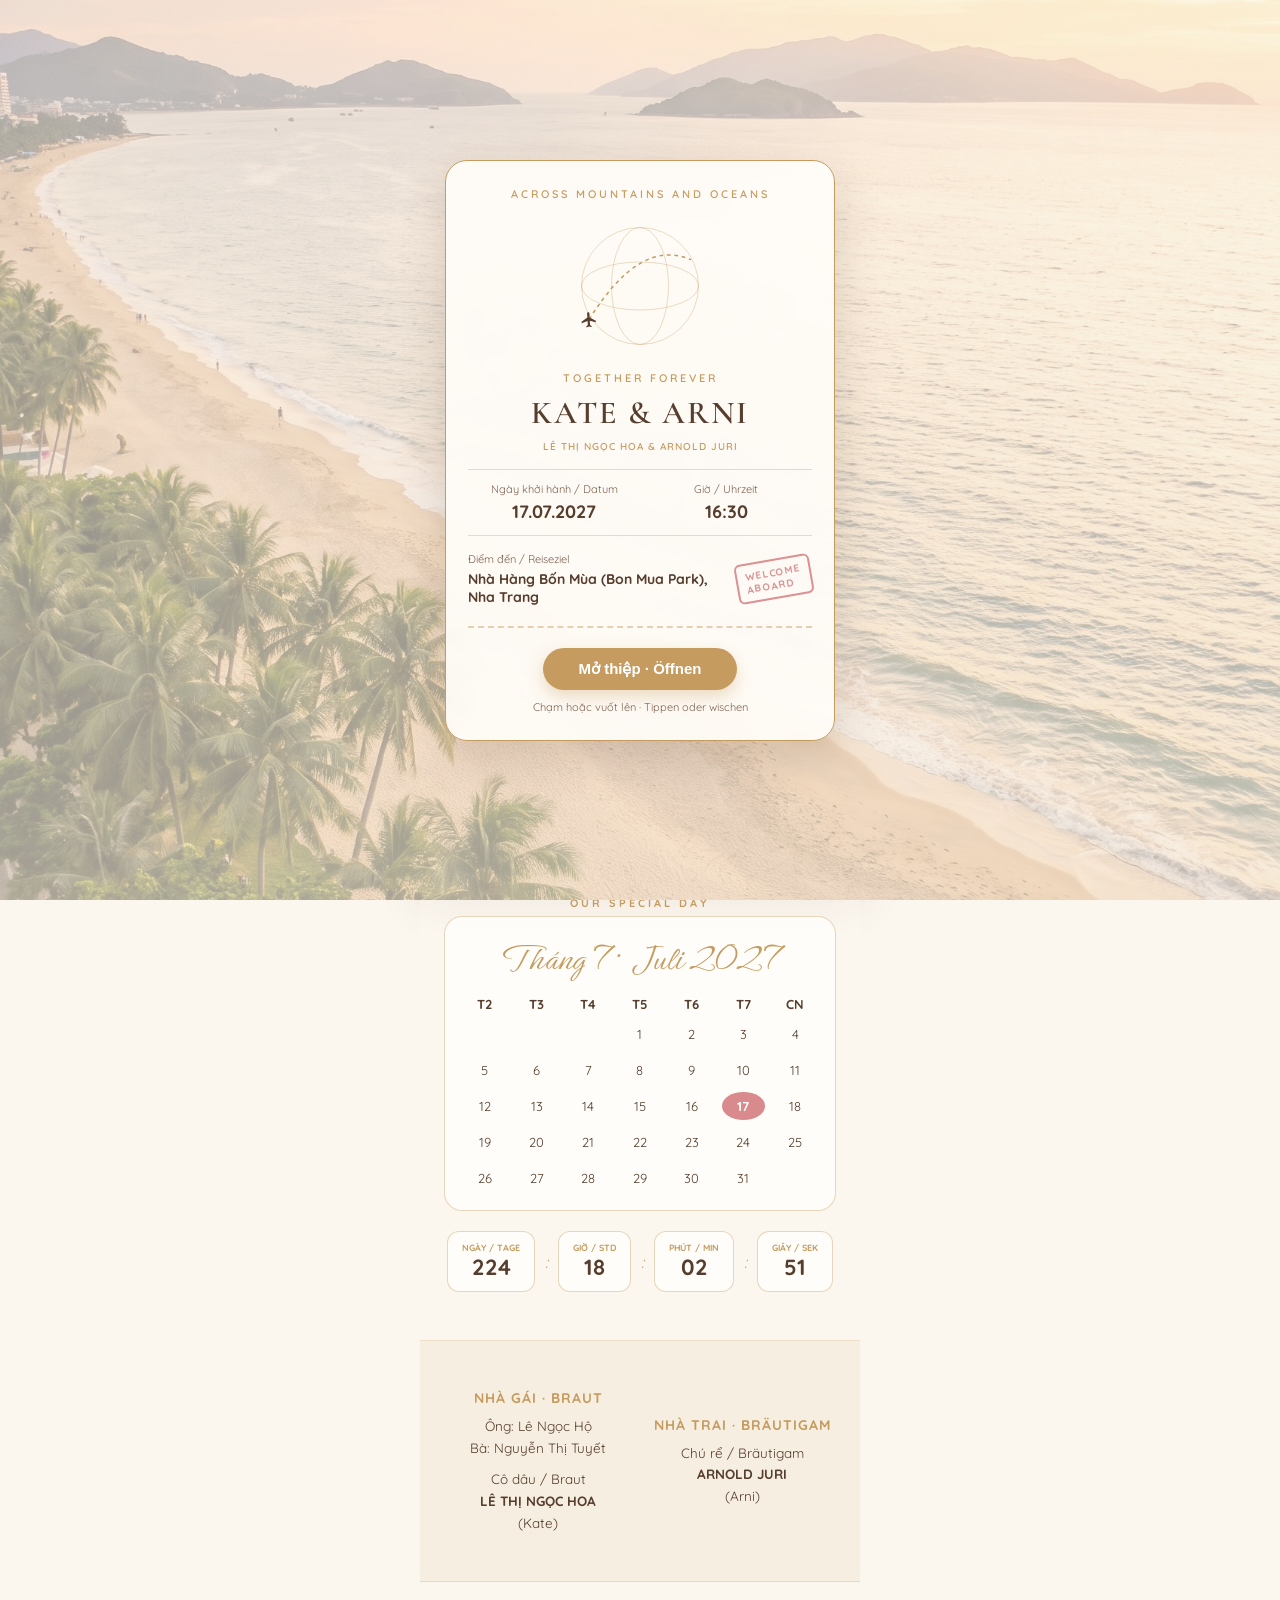
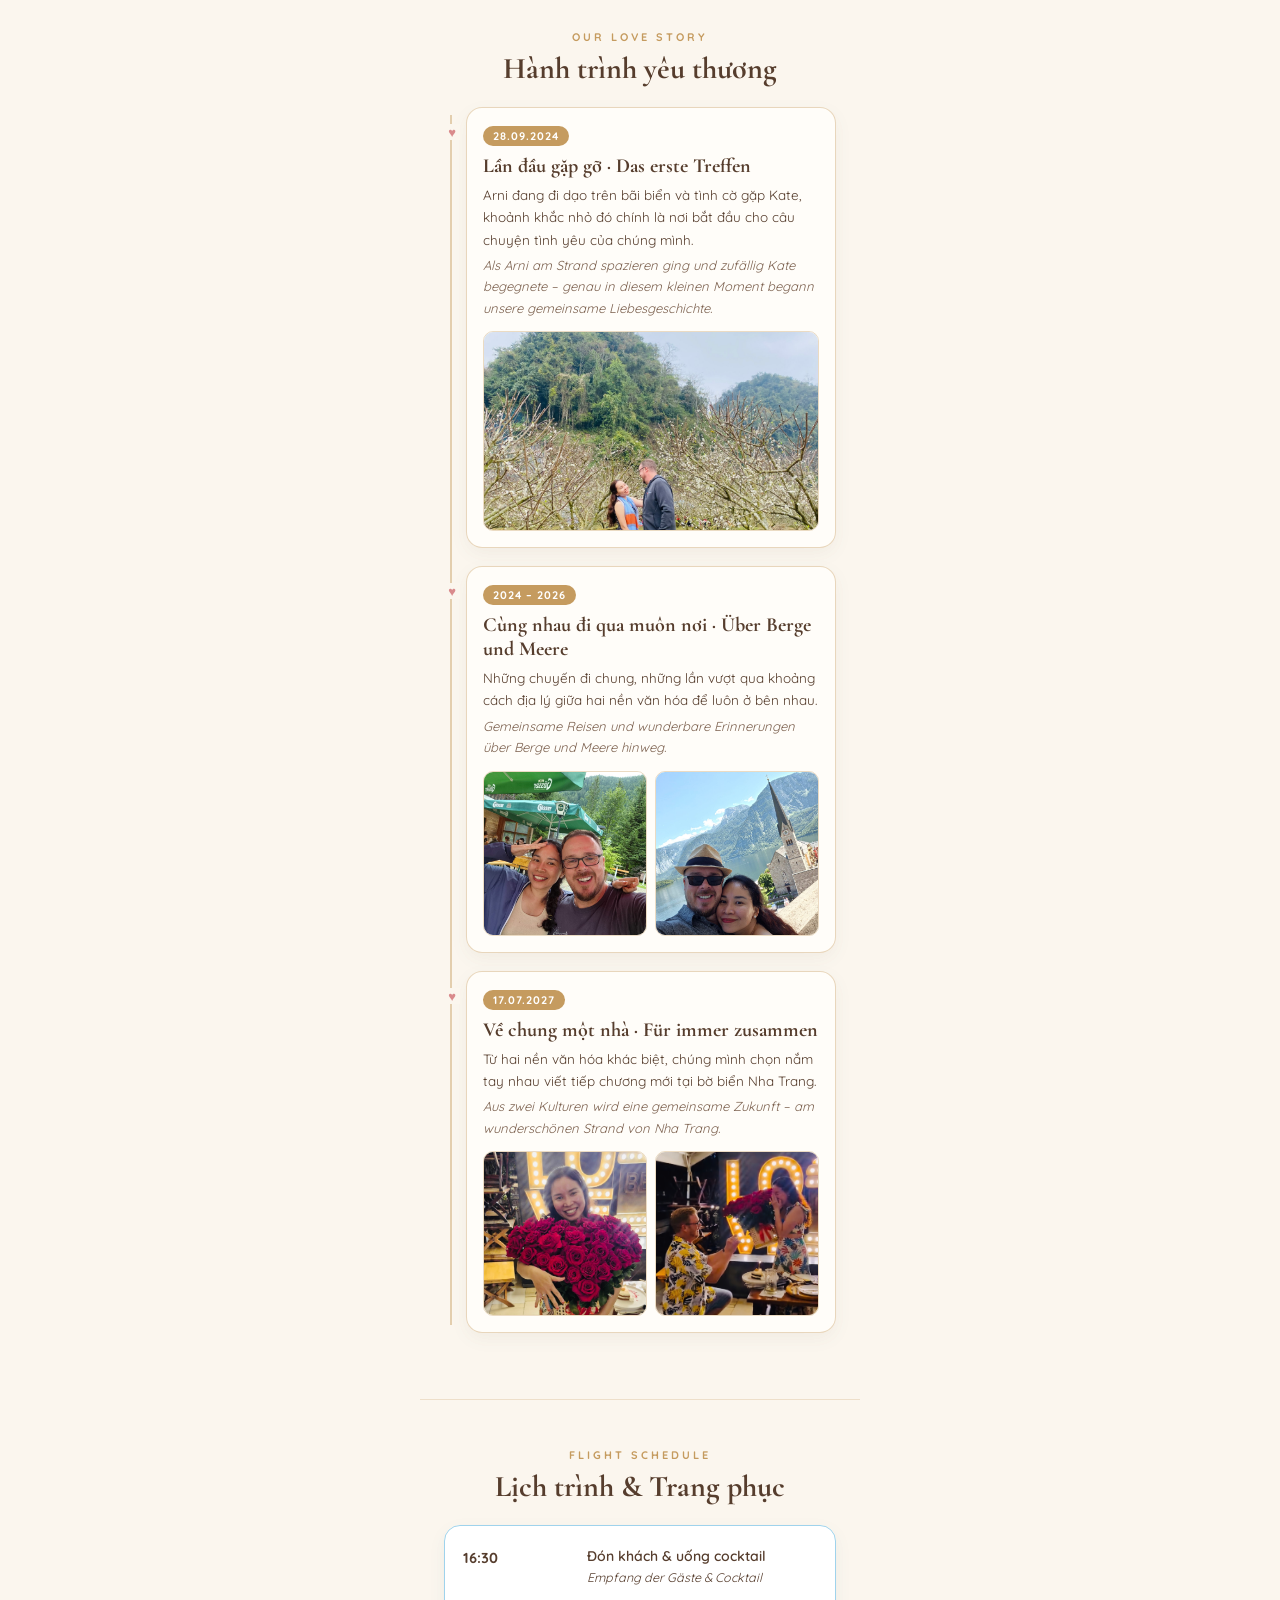
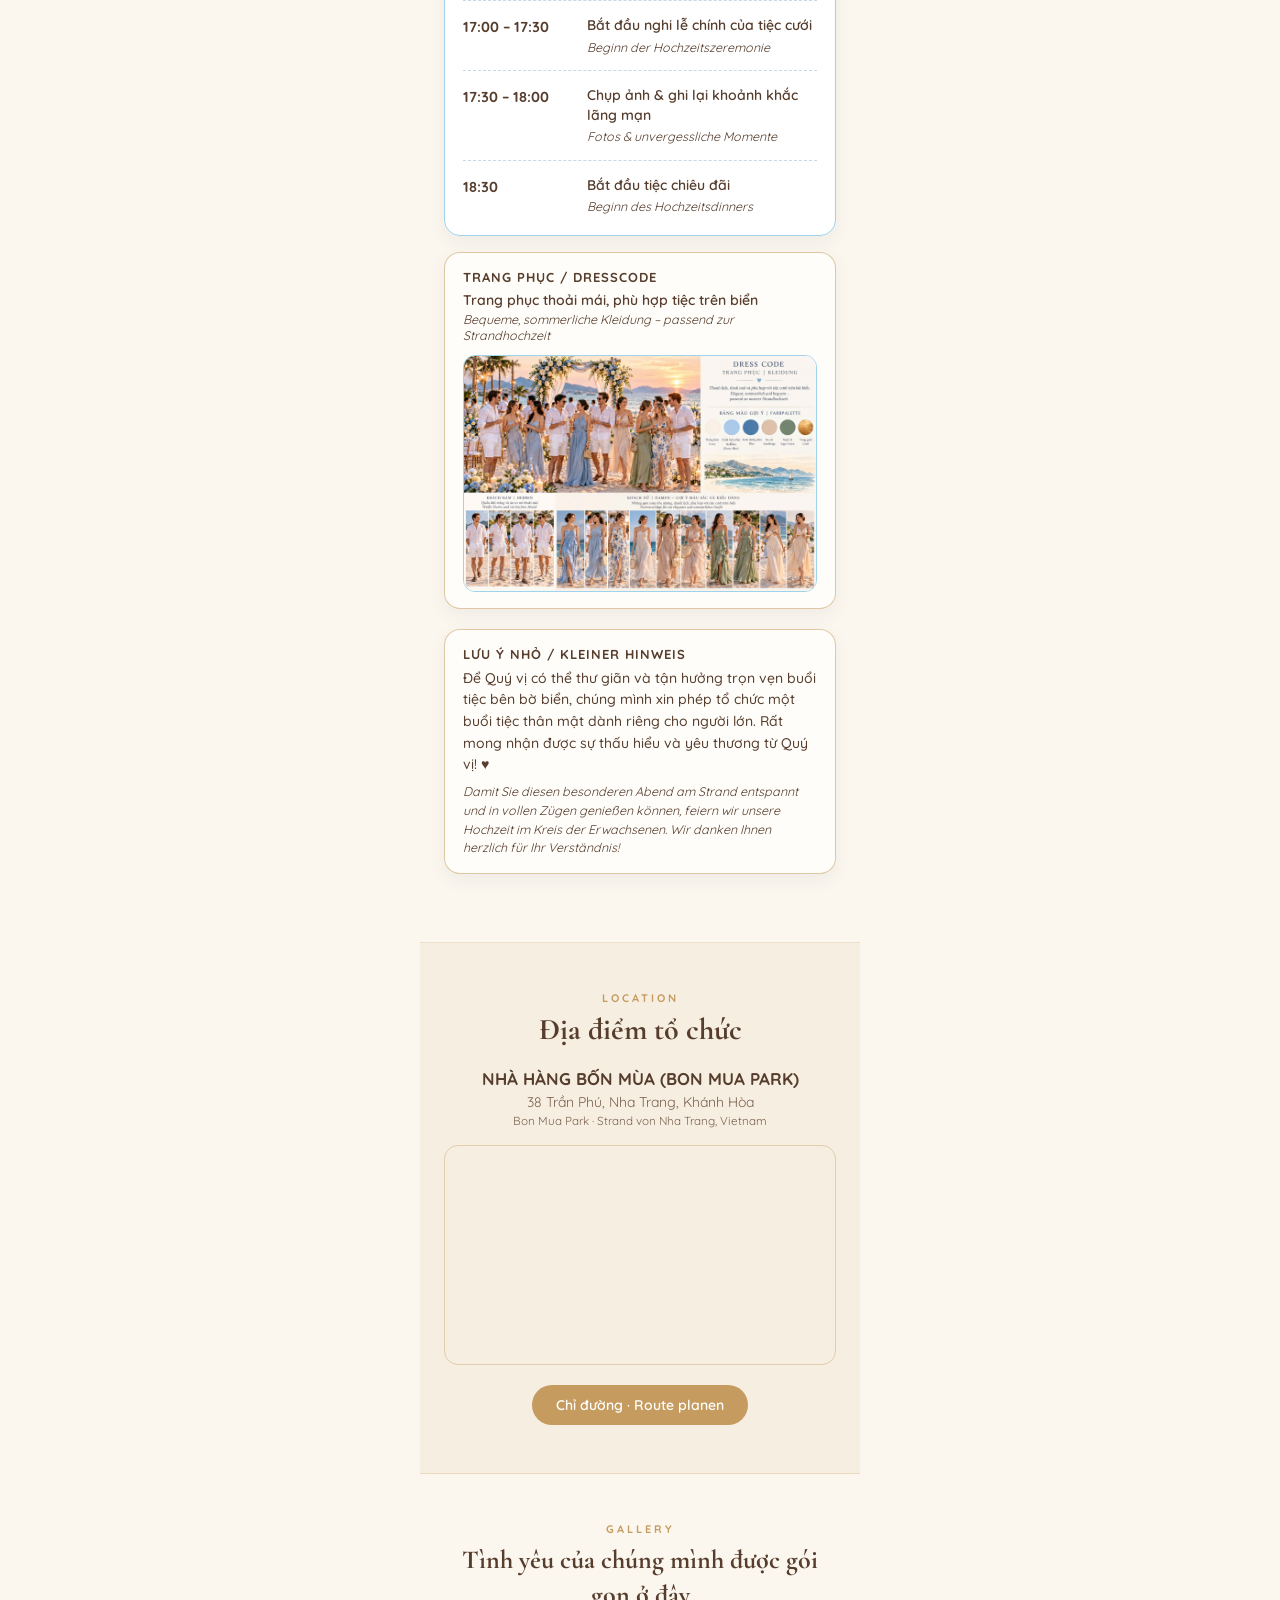
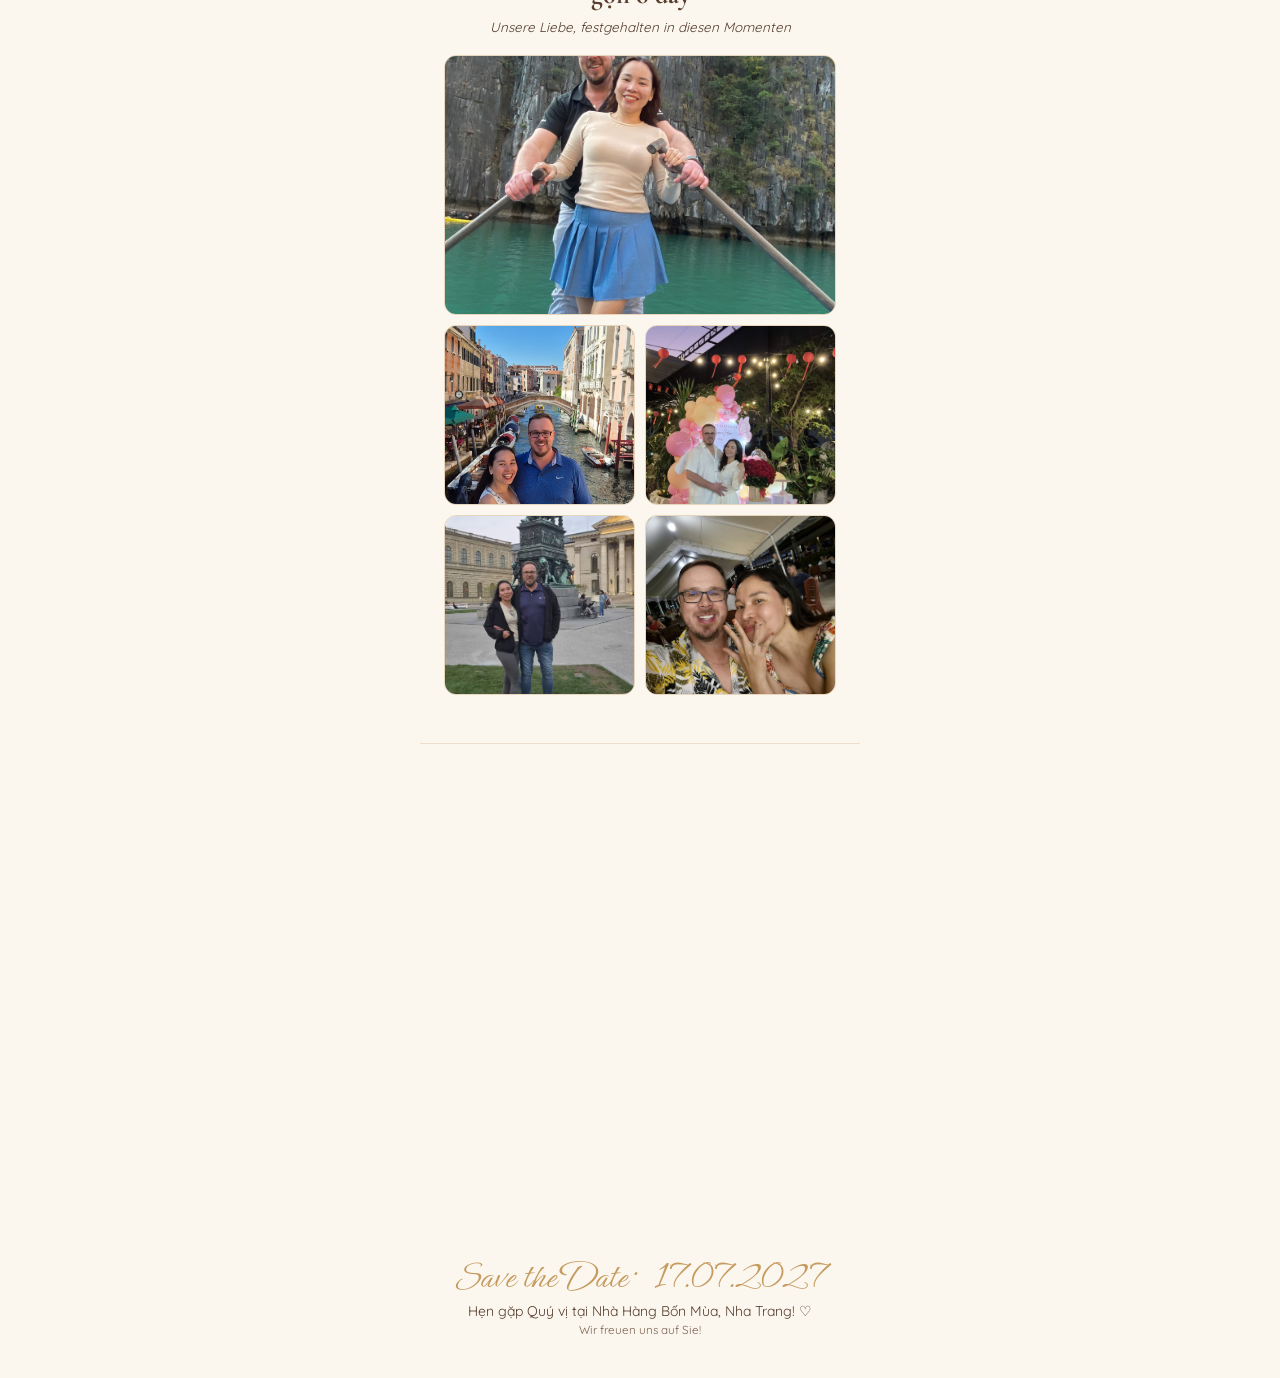
<file: index.html>
<!doctype html>
<html lang="vi">
<head>
  <meta charset="utf-8">
  <meta name="viewport" content="width=device-width, initial-scale=1, viewport-fit=cover">
  <title>Kate &amp; Arni · 17.07.2027</title>
  <meta property="og:title" content="Kate &amp; Arni · 17.07.2027">
  <meta property="og:description" content="Hai nền văn hóa – Một hành trình yêu thương · Nhà Hàng Bốn Mùa (Bon Mua Park), Nha Trang">
  <meta property="og:image" content="assets/img/og.jpg">
  <link rel="preconnect" href="https://fonts.googleapis.com">
  <link rel="stylesheet" href="https://fonts.googleapis.com/css2?family=Quicksand:wght@400;500;600;700&family=Cormorant+Garamond:ital,wght@0,500;0,600;1,500&family=Ephesis&display=swap">
  <link rel="stylesheet" href="style.css">
  <style>
    /* Đóng khung & canh lề thẳng hàng tuyệt đối cho Lịch trình */
    .sched-box {
      background: rgba(255, 255, 255, 0.92);
      border: 1px solid #9fd3ec;
      border-radius: 16px;
      padding: 6px 18px;
      box-shadow: 0 6px 18px rgba(29, 67, 90, 0.06);
      text-align: left;
    }
    .sched-box .tl li {
      display: grid;
      grid-template-columns: 112px 1fr;
      align-items: start;
      gap: 12px;
      padding: 14px 0;
      border-bottom: 1px dashed rgba(43, 122, 158, 0.28);
    }
    .sched-box .tl li:last-child {
      border-bottom: none;
    }
    .sched-box .tl b {
      color: var(--ocean-accent);
      font-size: 14.5px;
      font-weight: 700;
      text-align: left;
      padding-top: 2px;
    }
    .sched-box .tl span {
      font-size: 14px;
      font-weight: 600;
      color: var(--ocean-dark);
      line-height: 1.45;
    }
    .sched-box .tl small {
      display: block;
      font-weight: 400;
      font-style: italic;
      font-size: 12.5px;
      color: var(--ocean-soft);
      margin-top: 2px;
    }
    /* Ảnh minh họa Dresscode */
    .dresscode-img {
      width: 100%;
      max-height: 240px;
      object-fit: cover;
      border-radius: 12px;
      margin-top: 12px;
      border: 1px solid #9fd3ec;
      display: block;
      cursor: pointer;
    }
  </style>
</head>
<body class="locked">

  <!-- 1. MÀN HÌNH VÉ MÁY BAY MỞ ĐẦU -->
  <section class="gate" id="gate">
    <article class="ticket">
      <p class="tk-lbl">ACROSS MOUNTAINS AND OCEANS</p>
      
      <!-- Hiệu ứng quả địa cầu & đường bay SVG động -->
      <div class="globe-box">
        <svg viewBox="0 0 200 200" class="globe-svg">
          <circle cx="100" cy="100" r="78" fill="none" stroke="rgba(43,122,158,0.35)" stroke-width="1"/>
          <ellipse cx="100" cy="100" rx="38" ry="78" fill="none" stroke="rgba(43,122,158,0.35)" stroke-width="1"/>
          <ellipse cx="100" cy="100" rx="78" ry="32" fill="none" stroke="rgba(43,122,158,0.35)" stroke-width="1"/>
          <path id="flight-arc" d="M 32 145 Q 100 35 168 65" fill="none" stroke="#2b7a9e" stroke-width="2" stroke-dasharray="5 5" class="dash-anim"/>
          <g class="plane-mover">
            <path d="M21 16v-2l-8-5V3.5c0-.83-.67-1.5-1.5-1.5S10 2.67 10 3.5V9l-8 5v2l8-2.5V19l-2 1.5V22l3.5-1 3.5 1v-1.5L13 19v-5.5l8 2.5z" fill="#1d435a" transform="translate(-12, -12) rotate(55 12 12)"/>
          </g>
        </svg>
      </div>

      <p class="tk-lbl">TOGETHER FOREVER</p>
      <h1 class="tk-names">KATE &amp; ARNI</h1>
      <p class="tk-lbl" style="letter-spacing: 1px; font-size: 10px;">LÊ THỊ NGỌC HOA &amp; ARNOLD JURI</p>

      <div class="tk-table">
        <div class="cell">
          <p class="k">Ngày khởi hành / Datum</p>
          <p class="v">17.07.2027</p>
        </div>
        <div class="cell">
          <p class="k">Giờ / Uhrzeit</p>
          <p class="v">16:30</p>
        </div>
      </div>

      <div class="tk-bottom">
        <div class="cell">
          <p class="k">Điểm đến / Reiseziel</p>
          <p class="v sm">Nhà Hàng Bốn Mùa (Bon Mua Park), Nha Trang</p>
        </div>
        <div class="stamp">WELCOME<br>ABOARD</div>
      </div>

      <div class="dashes"></div>
      <button class="tk-go" id="go-btn" type="button">Mở thiệp · Öffnen</button>
      <p class="tk-hint">Chạm hoặc vuốt lên · Tippen oder wischen</p>
    </article>
  </section>

  <!-- 2. NỘI DUNG THIỆP CHÍNH -->
  <main class="page">
    <!-- Lời mời cá nhân hóa -->
    <section class="sec rv">
      <p class="label">HERZLICHE EINLADUNG</p>
      <h2>Trân trọng kính mời</h2>
      <figure class="frame-photo"><img src="assets/img/og.jpg" alt="Kate &amp; Arni"></figure>
      
      <div class="guest-box">
        <p style="font-size: 13px;">Kính mời / Einladung für</p>
        <strong id="guest-name">Quý vị / Liebe Gäste</strong>
      </div>

      <div class="letter">
        <p style="font-weight: 600;">
          Hai nền văn hóa – Một hành trình yêu thương<br>
          <i style="font-weight: 400; font-size: 13.5px;">Zwei Kulturen – Eine gemeinsame Zukunft</i>
        </p>
        <p>Chúng tôi rất hân hạnh được đón tiếp Quý vị tại tiệc cưới của chúng tôi.<br>
        <i style="font-size: 13.5px;">Wir freuen uns sehr, Sie zu unserer Hochzeit einzuladen.</i></p>
        <p style="font-size: 17px; font-weight: 600; margin-top: 16px;">
          LÊ THỊ NGỌC HOA (KATE)<br>♥<br>ARNOLD JURI (ARNI)
        </p>
      </div>
    </section>

    <!-- Lịch & Đếm ngược -->
    <section class="sec rv">
      <p class="label">OUR SPECIAL DAY</p>
      <div class="cal-card">
        <p class="script">Tháng 7 · Juli 2027</p>
        <div class="cal" id="calendar-grid"></div>
      </div>
      <div class="count" id="countdown">
        <div><small>NGÀY / TAGE</small><b id="d">00</b></div><i>:</i>
        <div><small>GIỜ / STD</small><b id="h">00</b></div><i>:</i>
        <div><small>PHÚT / MIN</small><b id="m">00</b></div><i>:</i>
        <div><small>GIÂY / SEK</small><b id="s">00</b></div>
      </div>
    </section>

    <!-- Hai gia đình -->
    <section class="sec paper rv">
      <div class="fam-grid" style="align-items: center;">
        <div class="fam">
          <h3>NHÀ GÁI · BRAUT</h3>
          <p>Ông: Lê Ngọc Hộ</p>
          <p>Bà: Nguyễn Thị Tuyết</p>
          <p class="child">Cô dâu / Braut<br><b>LÊ THỊ NGỌC HOA</b><br>(Kate)</p>
        </div>
        <div class="fam">
          <h3>NHÀ TRAI · BRÄUTIGAM</h3>
          <p class="child" style="margin-top: 0;">Chú rể / Bräutigam<br><b>ARNOLD JURI</b><br>(Arni)</p>
        </div>
      </div>
    </section>

    <!-- Câu chuyện tình yêu (Our Love Story) -->
    <section class="sec rv">
      <p class="label">OUR LOVE STORY</p>
      <h2>Hành trình yêu thương</h2>
      <div class="story-list">
        
        <!-- Cột mốc 1 -->
        <div class="story-item">
          <span class="story-date">28.09.2024</span>
          <h4>Lần đầu gặp gỡ · Das erste Treffen</h4>
          <p>Arni đang đi dạo trên bãi biển và tình cờ gặp Kate, khoảnh khắc nhỏ đó chính là nơi bắt đầu cho câu chuyện tình yêu của chúng mình.</p>
          <p class="de">Als Arni am Strand spazieren ging und zufällig Kate begegnete – genau in diesem kleinen Moment begann unsere gemeinsame Liebesgeschichte.</p>
          <div class="story-photos single">
            <img src="assets/img/story1.jpg" alt="Lần đầu gặp gỡ">
          </div>
        </div>

        <!-- Cột mốc 2 -->
        <div class="story-item">
          <span class="story-date">2024 – 2026</span>
          <h4>Cùng nhau đi qua muôn nơi · Über Berge und Meere</h4>
          <p>Những chuyến đi chung, những lần vượt qua khoảng cách địa lý giữa hai nền văn hóa để luôn ở bên nhau.</p>
          <p class="de">Gemeinsame Reisen und wunderbare Erinnerungen über Berge und Meere hinweg.</p>
          <div class="story-photos">
            <img src="assets/img/story2.jpg" alt="Hành trình 1">
            <img src="assets/img/story3.jpg" alt="Hành trình 2">
          </div>
        </div>

        <!-- Cột mốc 3 -->
        <div class="story-item">
          <span class="story-date">17.07.2027</span>
          <h4>Về chung một nhà · Für immer zusammen</h4>
          <p>Từ hai nền văn hóa khác biệt, chúng mình chọn nắm tay nhau viết tiếp chương mới tại bờ biển Nha Trang.</p>
          <p class="de">Aus zwei Kulturen wird eine gemeinsame Zukunft – am wunderschönen Strand von Nha Trang.</p>
          <div class="story-photos">
            <img src="assets/img/story4.jpg" alt="Kỷ niệm 3">
            <img src="assets/img/story5.jpg" alt="Kỷ niệm 4">
          </div>
        </div>

      </div>
    </section>

    <!-- Lịch trình & Trang phục -->
    <section class="sec rv">
      <p class="label">FLIGHT SCHEDULE</p>
      <h2>Lịch trình &amp; Trang phục</h2>
      
      <div class="sched-box">
        <ul class="tl">
          <li>
            <b>16:30</b>
            <span>Đón khách &amp; uống cocktail<small>Empfang der Gäste &amp; Cocktail</small></span>
          </li>
          <li>
            <b>17:00 – 17:30</b>
            <span>Bắt đầu nghi lễ chính của tiệc cưới<small>Beginn der Hochzeitszeremonie</small></span>
          </li>
          <li>
            <b>17:30 – 18:00</b>
            <span>Chụp ảnh &amp; ghi lại khoảnh khắc lãng mạn<small>Fotos &amp; unvergessliche Momente</small></span>
          </li>
          <li>
            <b>18:30</b>
            <span>Bắt đầu tiệc chiêu đãi<small>Beginn des Hochzeitsdinners</small></span>
          </li>
        </ul>
      </div>

      <!-- Mục Dresscode kèm ảnh minh họa -->
      <div class="guest-box" style="margin-top: 16px; text-align: left; padding: 16px 18px; border-radius: 16px; box-shadow: 0 6px 18px rgba(29, 67, 90, 0.06);">
        <p style="font-weight: 700; font-size: 13px; letter-spacing: 1px; color: var(--ocean-accent);">TRANG PHỤC / DRESSCODE</p>
        <p style="font-size: 14px; font-weight: 600; color: var(--ocean-dark); margin-top: 6px;">Trang phục thoải mái, phù hợp tiệc trên biển</p>
        <p style="font-size: 12.5px; font-style: italic; color: var(--ocean-soft); margin-top: 2px;">Bequeme, sommerliche Kleidung – passend zur Strandhochzeit</p>
        <img src="assets/img/dresscode.jpg" alt="Gợi ý trang phục tiệc cưới bãi biển" class="dresscode-img">
      </div>

      <!-- Mục Lưu ý tiệc dành riêng cho người lớn (Adults-Only) -->
      <div class="guest-box" style="margin-top: 16px; text-align: left; padding: 16px 18px; border-radius: 16px; box-shadow: 0 6px 18px rgba(29, 67, 90, 0.06);">
        <p style="font-weight: 700; font-size: 13px; letter-spacing: 1px; color: var(--ocean-accent);">LƯU Ý NHỎ / KLEINER HINWEIS</p>
        <p style="font-size: 14px; font-weight: 500; color: var(--ocean-dark); margin-top: 6px; line-height: 1.55;">
          Để Quý vị có thể thư giãn và tận hưởng trọn vẹn buổi tiệc bên bờ biển, chúng mình xin phép tổ chức một buổi tiệc thân mật dành riêng cho người lớn. Rất mong nhận được sự thấu hiểu và yêu thương từ Quý vị! ♥
        </p>
        <p style="font-size: 12.5px; font-style: italic; color: var(--ocean-soft); margin-top: 6px; line-height: 1.5;">
          Damit Sie diesen besonderen Abend am Strand entspannt und in vollen Zügen genießen können, feiern wir unsere Hochzeit im Kreis der Erwachsenen. Wir danken Ihnen herzlich für Ihr Verständnis!
        </p>
      </div>
    </section>

    <!-- Địa điểm & Bản đồ Nhà Hàng Bốn Mùa (Bon Mua Park) -->
    <section class="sec paper rv">
      <p class="label">LOCATION</p>
      <h2>Địa điểm tổ chức</h2>
      <h4>NHÀ HÀNG BỐN MÙA (BON MUA PARK)</h4>
      <p class="addr">38 Trần Phú, Nha Trang, Khánh Hòa<br><small>Bon Mua Park · Strand von Nha Trang, Vietnam</small></p>
      <div class="mapbox">
        <iframe title="Bản đồ Nhà Hàng Bốn Mùa - 38 Trần Phú, Nha Trang" loading="lazy" referrerpolicy="no-referrer-when-downgrade" src="https://maps.google.com/maps?q=Nh%C3%A0%20H%C3%A0ng%20B%E1%BB%91n%20M%C3%B9a%2038%20Tr%E1%BA%A7n%20Ph%C3%BA%20Nha%20Trang&t=&z=16&ie=UTF8&iwloc=&output=embed"></iframe>
      </div>
      <a class="pill" target="_blank" rel="noopener" href="https://www.google.com/maps/dir/?api=1&destination=Nh%C3%A0+H%C3%A0ng+B%E1%BB%91n+M%C3%B9a+38+Tr%E1%BA%A7n+Ph%C3%BA+Nha+Trang">Chỉ đường · Route planen</a>
    </section>

    <!-- Album ảnh cưới -->
    <section class="sec rv">
      <p class="label">GALLERY</p>
      <h2 style="font-size: 26px; line-height: 1.35; margin-bottom: 6px;">Tình yêu của chúng mình được gói gọn ở đây</h2>
      <p style="font-size: 13.5px; font-style: italic; color: var(--ocean-soft); margin-bottom: 20px;">Unsere Liebe, festgehalten in diesen Momenten</p>
      <div class="photos" id="gallery">
        <button type="button" class="big"><img src="assets/img/g1.jpg" alt=""></button>
        <button type="button"><img src="assets/img/g2.jpg" alt=""></button>
        <button type="button"><img src="assets/img/g3.jpg" alt=""></button>
        <button type="button"><img src="assets/img/g4.jpg" alt=""></button>
        <button type="button"><img src="assets/img/g5.jpg" alt=""></button>
      </div>
    </section>

    <!-- Xác nhận tham dự (RSVP) -->
    <section class="sec paper rv">
      <p class="label">RSVP</p>
      <h2>Xác nhận tham dự · Zusage</h2>
      <form class="form" id="rsvp-form">
        <input name="name" required placeholder="Tên của bạn / Ihr Name">
        <div class="radio-group">
          <label><input type="radio" name="attend" value="Tham dự" required> Tham dự / Ich komme</label>
          <label><input type="radio" name="attend" value="Vắng mặt"> Vắng mặt / Leider nicht</label>
        </div>
        <input name="guests" type="number" min="1" max="10" value="1" placeholder="Số người / Anzahl Personen">
        <textarea name="wish" rows="3" placeholder="Gửi lời chúc tới Kate &amp; Arni / Glückwünsche..."></textarea>
        <button type="submit" class="send">Gửi xác nhận / Absenden</button>
        <p class="msg" id="form-msg"></p>
      </form>
    </section>

    <footer class="ending">
      <p class="script">Save the Date · 17.07.2027</p>
      <p>Hẹn gặp Quý vị tại Nhà Hàng Bốn Mùa, Nha Trang! ♡<br><small>Wir freuen uns auf Sie!</small></p>
    </footer>
  </main>

  <!-- Lightbox xem ảnh lớn -->
  <div class="lightbox" id="lightbox" hidden>
    <button type="button" id="lb-close">✕</button>
    <img id="lb-img" alt="">
  </div>

  <!-- Nút nhạc nền xoay tròn -->
  <button class="music-btn" id="music-btn" type="button" aria-label="Nhạc nền">♫</button>
  <audio id="bg-music" src="assets/music.mp3" loop></audio>

  <script src="script.js"></script>
</body>
</html>
</file>
<file: style.css>
:root {
  --cream: #fbf6ee;
  --sand: #f4eadb;
  --brown: #563d2d;
  --brown-soft: #7d6250;
  --gold: #c59b5f;
  --lotus: #d98a8c;
}

* {
  box-sizing: border-box;
  margin: 0;
  padding: 0;
}

body {
  font-family: 'Quicksand', sans-serif;
  background-color: var(--cream);
  color: var(--brown);
  display: flex;
  justify-content: center;
  overflow-x: hidden;
  position: relative;
}

/* LỚP ẢNH NỀN BÃI BIỂN CHUẨN IPHONE / ZALO / ANDROID */
body::before {
  content: "";
  position: fixed;
  inset: 0;
  z-index: -1;
  background: linear-gradient(180deg, rgba(251, 246, 238, 0.52) 0%, rgba(244, 234, 219, 0.64) 100%),
              url('assets/img/beach-bg.jpg') center center / cover no-repeat;
  pointer-events: none;
}

body.locked {
  overflow: hidden;
  height: 100vh;
}

/* 1. MÀN HÌNH VÉ MÁY BAY MỞ ĐẦU TRÊN NỀN BÃI BIỂN */
.gate {
  position: fixed;
  inset: 0;
  z-index: 100;
  background: linear-gradient(180deg, rgba(251, 246, 238, 0.55) 0%, rgba(244, 234, 219, 0.68) 100%),
              url('assets/img/beach-bg.jpg') center center / cover no-repeat;
  display: flex;
  align-items: center;
  justify-content: center;
  padding: 20px;
  transition: transform 0.85s cubic-bezier(0.22, 1, 0.36, 1), opacity 0.6s;
}

.gate.opened {
  transform: translateY(-100%);
  opacity: 0;
  pointer-events: none;
}

.ticket {
  width: 100%;
  max-width: 390px;
  background: rgba(255, 253, 249, 0.91);
  backdrop-filter: blur(8px);
  -webkit-backdrop-filter: blur(8px);
  border: 1.5px solid var(--gold);
  border-radius: 22px;
  padding: 26px 22px;
  text-align: center;
  box-shadow: 0 18px 45px rgba(86, 61, 45, 0.18);
}

.tk-lbl {
  font-size: 11px;
  letter-spacing: 3px;
  color: var(--gold);
  font-weight: 600;
}

.tk-names {
  font-family: 'Cormorant Garamond', serif;
  font-size: 32px;
  letter-spacing: 2px;
  margin: 8px 0;
  color: var(--brown);
  font-weight: 600;
}

/* Hiệu ứng quả địa cầu & máy bay SVG */
.globe-box {
  width: 150px;
  height: 150px;
  margin: 10px auto;
}

.globe-svg circle,
.globe-svg ellipse {
  stroke: rgba(197, 155, 95, 0.45) !important;
}

.dash-anim {
  animation: dashMove 12s linear infinite;
  stroke: var(--gold) !important;
}

@keyframes dashMove {
  to { stroke-dashoffset: -100; }
}

.plane-mover {
  offset-path: path("M 32 145 Q 100 35 168 65");
  animation: flyAlong 3.5s ease-in-out infinite alternate;
}

.plane-mover path {
  fill: var(--brown) !important;
}

@keyframes flyAlong {
  0% { offset-distance: 0%; }
  100% { offset-distance: 100%; }
}

.tk-table {
  display: grid;
  grid-template-columns: 1fr 1fr;
  border-top: 1px solid rgba(197, 155, 95, 0.35);
  border-bottom: 1px solid rgba(197, 155, 95, 0.35);
  margin: 16px 0;
  padding: 12px 0;
}

.cell .k {
  font-size: 11px;
  color: var(--brown-soft);
}

.cell .v {
  font-size: 18px;
  font-weight: 700;
  margin-top: 4px;
  color: var(--brown);
}

.cell .v.sm {
  font-size: 14px;
  color: var(--brown);
}

.tk-bottom {
  display: flex;
  justify-content: space-between;
  align-items: center;
  text-align: left;
  gap: 10px;
}

.stamp {
  border: 2px solid var(--lotus);
  color: var(--lotus);
  font-size: 10px;
  font-weight: 700;
  padding: 5px 8px;
  border-radius: 6px;
  letter-spacing: 1px;
  flex-shrink: 0;
  animation: stampPop 0.7s cubic-bezier(0.17, 0.89, 0.32, 1.49) 0.4s both;
}

@keyframes stampPop {
  from { transform: scale(1.8) rotate(0deg); opacity: 0; }
  to { transform: scale(1) rotate(-10deg); opacity: 0.95; }
}

.dashes {
  border-top: 2px dashed rgba(197, 155, 95, 0.45);
  margin: 20px 0;
  position: relative;
}

.tk-go {
  background: var(--gold);
  color: #fff;
  border: none;
  border-radius: 99px;
  padding: 12px 36px;
  font-weight: 700;
  font-size: 15px;
  cursor: pointer;
  transition: transform 0.2s, background 0.2s;
  box-shadow: 0 6px 16px rgba(197, 155, 95, 0.35);
}

.tk-go:hover {
  background: var(--brown);
}

.tk-go:active {
  transform: scale(0.95);
}

.tk-hint {
  font-size: 11px;
  color: var(--brown-soft);
  margin-top: 10px;
}

/* 2. KHUNG TRANG CHÍNH TRONG SUỐT ĐỂ LỘ RÕ BÃI BIỂN PHÍA SAU */
.page {
  width: 100%;
  max-width: 440px;
  background: transparent;
  min-height: 100vh;
  box-shadow: 0 0 40px rgba(86, 61, 45, 0.15);
}

.sec {
  padding: 48px 24px;
  text-align: center;
  border-bottom: 1px solid rgba(197, 155, 95, 0.25);
  background: rgba(251, 246, 238, 0.52);
}

.sec.paper {
  background: rgba(244, 234, 219, 0.68);
  backdrop-filter: blur(4px);
  -webkit-backdrop-filter: blur(4px);
  color: var(--brown);
}

.label {
  font-size: 11px;
  letter-spacing: 3px;
  color: var(--gold);
  font-weight: 700;
  margin-bottom: 6px;
}

h2 {
  font-family: 'Cormorant Garamond', serif;
  font-size: 30px;
  color: var(--brown);
  margin-bottom: 20px;
}

.script {
  font-family: 'Ephesis', cursive;
  font-size: 38px;
  color: var(--gold);
}

/* Hiệu ứng Scroll Reveal */
.rv {
  opacity: 0;
  transform: translateY(25px);
  transition: all 0.8s ease-out;
}

.rv.visible {
  opacity: 1;
  transform: translateY(0);
}

/* Lời mời & Khung khách */
.frame-photo img {
  width: 100%;
  border-radius: 16px;
  margin-bottom: 20px;
  border: 2px solid rgba(197, 155, 95, 0.4);
  box-shadow: 0 10px 25px rgba(86, 61, 45, 0.15);
}

.guest-box {
  background: rgba(255, 253, 249, 0.92);
  border: 1px solid rgba(197, 155, 95, 0.55);
  border-radius: 14px;
  padding: 14px;
  margin-bottom: 20px;
}

.guest-box p {
  color: var(--brown-soft);
}

.guest-box strong {
  display: block;
  font-size: 20px;
  color: var(--brown);
  margin-top: 4px;
}

.letter p {
  font-size: 14.5px;
  line-height: 1.75;
  margin-bottom: 14px;
  color: var(--brown);
}

.letter i {
  color: var(--brown-soft);
}

/* 3. LỊCH & ĐẾM NGƯỢC */
.cal-card {
  background: rgba(255, 253, 249, 0.92);
  border: 1px solid rgba(197, 155, 95, 0.4);
  border-radius: 18px;
  padding: 18px;
  margin-bottom: 20px;
}

.cal {
  display: grid;
  grid-template-columns: repeat(7, 1fr);
  gap: 8px;
  margin-top: 12px;
  font-size: 13px;
  color: var(--brown);
}

.cal span {
  padding: 6px 0;
  border-radius: 50%;
}

.cal span.wed-day {
  background: var(--lotus);
  color: #fff;
  font-weight: 700;
}

.count {
  display: flex;
  justify-content: center;
  align-items: center;
  gap: 10px;
  color: var(--gold);
}

.count div {
  background: rgba(255, 253, 249, 0.92);
  border: 1px solid rgba(197, 155, 95, 0.4);
  padding: 10px 14px;
  border-radius: 12px;
  min-width: 62px;
}

.count small {
  display: block;
  font-size: 9px;
  color: var(--gold);
  font-weight: 700;
}

.count b {
  font-size: 22px;
  color: var(--brown);
}

/* 4. HAI GIA ĐÌNH */
.fam-grid {
  display: grid;
  grid-template-columns: 1fr 1fr;
  gap: 16px;
}

.fam h3 {
  font-size: 14px;
  color: var(--gold);
  margin-bottom: 8px;
  letter-spacing: 1px;
}

.fam p {
  font-size: 13.5px;
  line-height: 1.6;
  color: var(--brown);
}

.fam .child {
  margin-top: 10px;
}

/* 5. CÂU CHUYỆN TÌNH YÊU (OUR LOVE STORY) */
.story-list {
  position: relative;
  text-align: left;
  padding-left: 22px;
  margin-top: 10px;
}

.story-list::before {
  content: "";
  position: absolute;
  left: 6px;
  top: 8px;
  bottom: 8px;
  width: 1.5px;
  background: rgba(197, 155, 95, 0.45);
}

.story-item {
  position: relative;
  background: rgba(255, 253, 249, 0.92);
  border: 1px solid rgba(197, 155, 95, 0.4);
  border-radius: 16px;
  padding: 16px;
  margin-bottom: 18px;
  box-shadow: 0 6px 18px rgba(86, 61, 45, 0.06);
}

.story-item::before {
  content: "♥";
  position: absolute;
  left: -23px;
  top: 16px;
  width: 16px;
  height: 16px;
  background: var(--cream);
  color: var(--lotus);
  font-size: 13px;
  line-height: 16px;
  text-align: center;
}

.story-date {
  display: inline-block;
  font-size: 11px;
  font-weight: 700;
  letter-spacing: 1px;
  color: #fff;
  background: var(--gold);
  padding: 3px 10px;
  border-radius: 99px;
  margin-bottom: 8px;
}

.story-item h4 {
  font-family: 'Cormorant Garamond', serif;
  font-size: 20px;
  color: var(--brown);
  margin-bottom: 6px;
}

.story-item p {
  font-size: 13.5px;
  line-height: 1.65;
  color: var(--brown);
}

.story-item p.de {
  font-style: italic;
  color: var(--brown-soft);
  margin-top: 4px;
  font-size: 13px;
}

.story-photos {
  display: grid;
  grid-template-columns: 1fr 1fr;
  gap: 8px;
  margin-top: 12px;
}

.story-photos.single {
  grid-template-columns: 1fr;
}

.story-photos img {
  width: 100%;
  height: 165px;
  object-fit: cover;
  border-radius: 10px;
  border: 1px solid rgba(197, 155, 95, 0.35);
  cursor: pointer;
  transition: transform 0.25s;
}

.story-photos.single img {
  height: 200px;
}

.story-photos img:active {
  transform: scale(0.97);
}

/* 6. LỊCH TRÌNH & ĐỊA ĐIỂM */
.tl {
  list-style: none;
  text-align: left;
}

h4 {
  color: var(--brown);
  font-size: 17px;
  margin-bottom: 4px;
}

.addr {
  font-size: 14px;
  color: var(--brown-soft);
}

.mapbox iframe {
  width: 100%;
  height: 220px;
  border: 1px solid rgba(197, 155, 95, 0.4);
  border-radius: 14px;
  margin: 16px 0;
}

.pill {
  display: inline-block;
  background: var(--gold);
  color: #fff;
  text-decoration: none;
  padding: 11px 24px;
  border-radius: 99px;
  font-size: 14px;
  font-weight: 600;
}

/* 7. GALLERY ẢNH CƯỚI */
.photos {
  display: grid;
  grid-template-columns: 1fr 1fr;
  gap: 10px;
}

.photos button {
  border: none;
  background: none;
  padding: 0;
  cursor: pointer;
}

.photos button.big {
  grid-column: span 2;
}

.photos img {
  width: 100%;
  height: 180px;
  object-fit: cover;
  border-radius: 12px;
  display: block;
  border: 1.5px solid rgba(197, 155, 95, 0.35);
}

.photos button.big img {
  height: 260px;
}

/* 8. FORM RSVP & KẾT THÚC */
.form {
  display: flex;
  flex-direction: column;
  gap: 12px;
  text-align: left;
}

.form input,
.form textarea {
  width: 100%;
  padding: 12px 14px;
  border-radius: 10px;
  border: 1px solid rgba(197, 155, 95, 0.5);
  background: rgba(255, 253, 249, 0.95);
  color: var(--brown);
  font-family: inherit;
}

.radio-group {
  display: flex;
  gap: 14px;
  font-size: 14px;
  color: var(--brown);
}

.send {
  background: var(--gold);
  color: #fff;
  border: none;
  padding: 13px;
  border-radius: 10px;
  font-weight: 700;
  cursor: pointer;
}

.msg {
  font-size: 13px;
  color: var(--brown);
  text-align: center;
}

.ending {
  padding: 40px 20px;
  text-align: center;
  font-size: 14px;
  color: var(--brown);
  background: rgba(251, 246, 238, 0.65);
}

.ending small {
  color: var(--brown-soft);
}

/* 9. LIGHTBOX & NÚT NHẠC XOAY */
.lightbox {
  position: fixed;
  inset: 0;
  z-index: 200;
  background: rgba(45, 32, 24, 0.92);
  display: flex;
  align-items: center;
  justify-content: center;
  padding: 20px;
}

.lightbox[hidden] {
  display: none;
}

.lightbox img {
  max-width: 100%;
  max-height: 85vh;
  border-radius: 10px;
}

#lb-close {
  position: absolute;
  top: 20px;
  right: 20px;
  background: none;
  border: none;
  color: #fff;
  font-size: 28px;
  cursor: pointer;
}

.music-btn {
  position: fixed;
  bottom: 20px;
  right: 20px;
  z-index: 90;
  width: 44px;
  height: 44px;
  border-radius: 50%;
  background: var(--gold);
  color: #fff;
  border: 2px solid #fff;
  font-size: 18px;
  cursor: pointer;
  box-shadow: 0 4px 15px rgba(86, 61, 45, 0.3);
}

.music-btn.playing {
  animation: spinMusic 4s linear infinite;
}

@keyframes spinMusic {
  to { transform: rotate(360deg); }
}
</file>
